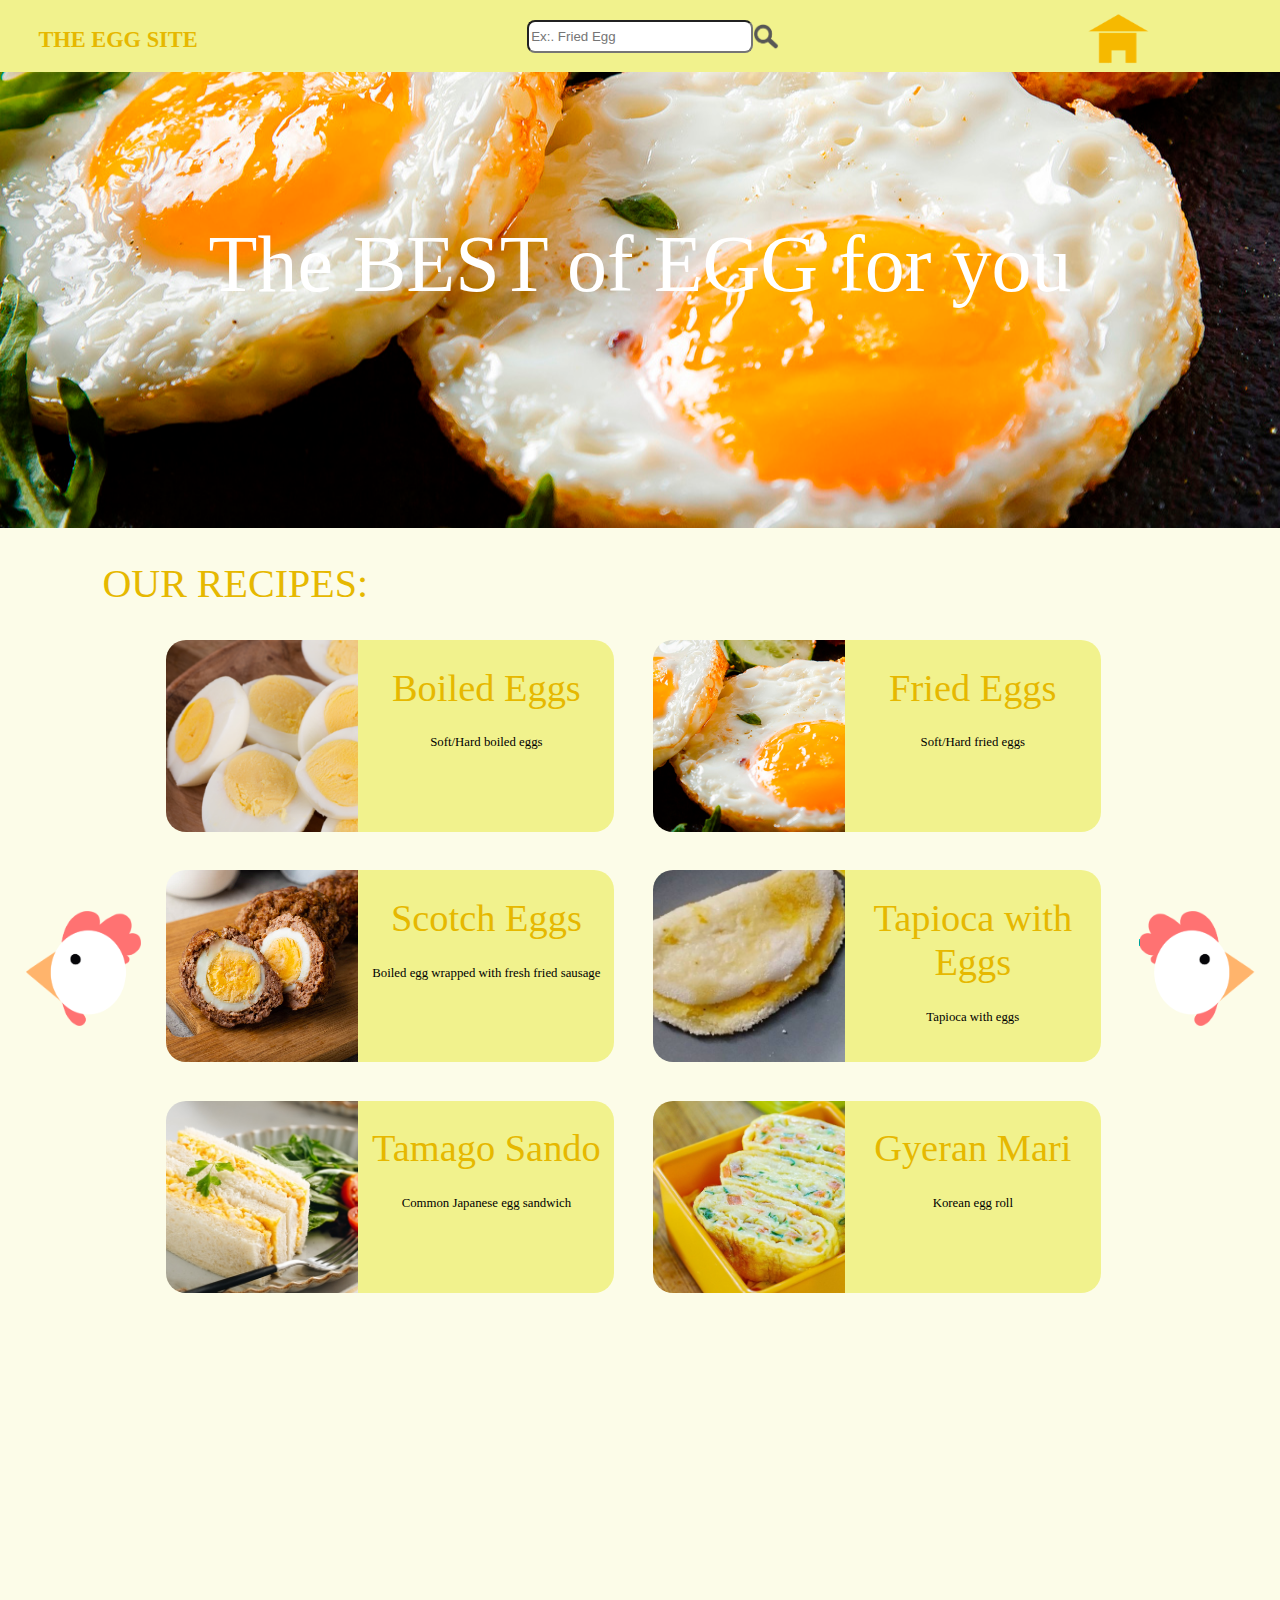
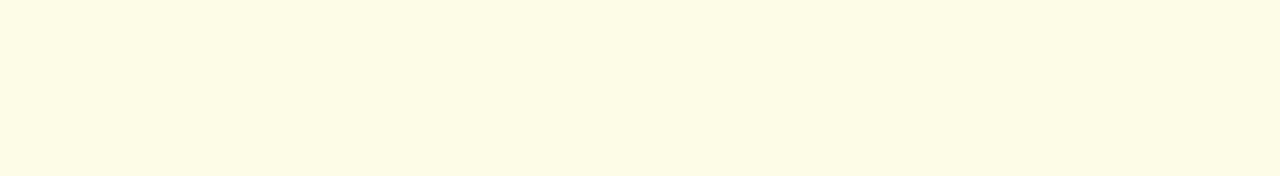
<file: index.html>
<!DOCTYPE html>
<html>
<head>
    <title>The EGG Site</title>

    <link rel="stylesheet" href="mainStyle.css">
</head>
<body style="background-color:  #fcfce8;">
    

    <script type="text/javascript" src="./recipesdb.js"></script>

    
    <div class="main_banner">
        
        <p class="main_banner_text">The BEST of EGG for you</p>
    </div>
    
    
    <div class="top_bar">

        <p class="site_name_bar">THE EGG SITE</p>
        <input class="search_field" id="search_field" placeholder="Ex:. Fried Egg">
        <button class="search_field_button" onclick="search()"></button> 
        <button class="home" onclick="reset()"></button>
    </div>


    <div class="recomendation_previews">

        <div>
            <p class="recommendations_text">OUR RECIPES:</p>
        </div>

        <div class="recipe_containers" id="recipe_containers"></div>
        
        <button class="previous_recipes" id="previous_recipes" onclick="previousRecipes()"></button>
        <button class="next_recipes" id="next_recipes" onclick="nextRecipes()"></button>

        <script src='preview.js'></script>

    </div>
    
    <div class="jj"></div>
</body>
</html>
</file>
<file: mainStyle.css>
.main_banner{
    
    background: url("images/friedEgg.jpg");
    background-repeat: no-repeat;
    background-position: center;
    
    display: table;
    position: absolute;
    top: 0;
    left: 0;
    width: 100%;
    height: 33em;
}

.main_banner_text{
    
    font-size: 500%;
    color: white;
    
    display: table-cell;
    vertical-align: middle;
    text-align: center;
}

/* Barra de cima que contem opções 
*/
.top_bar{
    
    position: fixed;
    top:0px;
    left: 0px;
    
    width: 100%;
    height: 4.5em;

    background-color: #f1f28d;
    
    margin:0px auto;
    text-align:center;

    z-index: 10;
}

/* Barra de pesquisa 
*/
.search_field{
    
    width: 17vw;
    height:2em;
    
    display:inline-block;
    margin:1.5em auto;
    
    border-radius:8px;
}

/*  Botão de pesquisar
*/
.search_field_button{
    
    width: 2em;
    height:2em;
    
    position: absolute;
    margin:1.75em auto;
    
    background: url("images/searchImage.png");
    background-size: 2em 2em;
    background-repeat: no-repeat;

    border: none;
}

/* Nome do site que fica na barra
*/
.site_name_bar{
    
    position: absolute;
    left: 3vw;
    
    margin:1.2em auto;

    font-size: 1.4em;

    font-weight: bold;
    
    color: #e6b800;
}


/* Nome da receita na caixa de descrição
*/
.recipe_preview_name{
    
    text-align:center;
    
    user-select: none;
    color: white;
    font-size: 200%;
}


/* Imagem de preview da receita
*/
.recipe_preview_image{

    width: 15vw;
    height: 15vw;

    background: url("images/scotchEggs.jpg");
    background-position: center;
    background-size: auto 20vw;

    border-radius: 20px 0px 0px 20px;

    position: absolute;
}

.recipe_preview_text_container{

    width: 20vw;
    height: 15vw;

    position: absolute;
    left: 15vw; /* TAMANHO DO RECIPE_PREVIEW_IMAGE */

    z-index: -1;

    border-radius: 0px 20px 20px 0px;

    background: #f1f28d;
}


.recipe_preview_name{

    position: relative;
    top:1vw;

    font-size: 3vw;
    color: #e6b800;
}


/* Div que contem os textos de nome e descrição da receita
*/
.recipe_preview_texts{

    position: relative;
    top: -2vw;

    text-align: center;
}

.recipe_preview_description{

    font-size: 1vw;
}


.recommendations_text{

    position: absolute;
    top: 13em;

    font-size: 40px;
    left: 8vw;

    color: #e6b800;
}

.previous_recipes{

    margin-top: calc(48.5em + 20vw);

    position: absolute;
    left: 2vw;

    width: 9vw;
    height: 9vw;

    background: url("images/chickenIcon.png");
    background-size: 9vw 9vw;
    border: none;

    cursor: pointer;
}


.next_recipes{

    
    margin-top: calc(48.5em + 20vw);

    position: absolute;
    right: 2vw;

    width: 9vw;
    height: 9vw;

    background: url("images/chickenIcon.png");
    background-size: 9vw 9vw;
    border: none;

    transform:scaleX(-1);
    cursor: pointer;
}

.home{

    position: absolute;
    right: 10vw;
    top: 1em;

    width: 5em;
    height: 4em;

    background: URL("images/homeIcon.png");
    background-size: 5em 4em;

    border: none;
}

.jj{

    height: 110em;
    width: 100%;
}

/* QUANDO A TELA FOR PEQUENA ------------------------------------------------------------------------------------------------*/
@media screen and (max-width: 800px) {


    .home{

        position: absolute;
        right: 3vw;
        top: 1.4em;
    
        width: 4em;
        height: 3em;
    
        background: URL("images/homeIcon.png");
        background-size: 4em 3em;
    
        border: none;
    }

    .main_banner_text{

        font-size: 300%;
        color: white;

        display: table-cell;
        vertical-align: middle;
        text-align: center;
    }

    /* Barra de cima que contem opções 
    */
    .top_bar{

        position: fixed;
        top:0px;
        left: 0px;

        width: 100%;
        height: 4.5em;

        background-color: #f1f28d;

        margin:0px auto;
        text-align:center;

        z-index: 10;
    }

    /* Barra de pesquisa 
    */
    .search_field{

        width: 30vw;
        height:2em;

        display:inline-block;
        margin:1.5em auto;

        border-radius:8px;
    }

    /*  Botão de pesquisar
    */
    .search_field_button{

        width: 2em;
        height:2em;

        position: absolute;
        margin:1.75em auto;

        background: url("images/searchImage.png");
        background-size: 2em 2em;
        background-repeat: no-repeat;

        border: none;
    }

    /* Nome do site que fica na barra
    */
    .site_name_bar{

        position: absolute;
        left: 3vw;

        margin:1.8em auto;

        font-size: 0.9em;

        font-weight: bold;

        color: #e6b800;
    }



    .recipe_preview_description{

        display: none;
    }

    .recipe_preview_name{

        position: relative;
        top:4vw;

        font-size: 3vw;
        color: #e6b800;
    }    

    .recommendations_text{

        position: absolute;
        top: 17.9em;
    
        font-size: 30px;
        left: 6vw;
    
        color: #e6b800;
    }

    .jj{

        height: 78em;
        width: 100%;
    }


    .previous_recipes{

        margin-top: calc(55em + 73vw);

        position: absolute;
        left: 10vw;

        width: 17vw;
        height: 17vw;

        background: url("images/chickenIcon.png");
        background-size: 17vw 17vw;
        border: none;

        cursor: pointer;
    }


    .next_recipes{


        margin-top: calc(55em + 73vw);

        position: absolute;
        right: 10vw;

        width: 17vw;
        height: 17vw;

        background: url("images/chickenIcon.png");
        background-size: 17vw 17vw;
        border: none;

        transform:scaleX(-1);
        cursor: pointer;
    }
}


/* QUANDO FOR NO CELULAR ----------------------------------------------------------------------------------------------------------------------------*/


/* Imagem de preview da receita
*/
.recipe_preview_image_cel{

    width: 30vw;
    height: 25vw;

    background-position: center;
    background-size: auto 40vw;

    border-radius: 20px 0px 0px 20px;

    position: absolute;
}

.recipe_preview_text_container_cel{

    width: 40vw;
    height: 25vw;

    position: absolute;
    left: 30vw; /* TAMANHO DO RECIPE_PREVIEW_IMAGE */

    z-index: -1;

    border-radius: 0px 20px 20px 0px;
    
    display:inline-block;

    background: #f1f28d;
}


.recipe_preview_name_cel{

    position: relative;
    top:2.4vw;
    
    text-align: center;
    vertical-align: middle;

    font-size: 6vw;
    color: #e6b800;
}


/* Div que contem os textos de nome e descrição da receita
*/
.recipe_preview_texts_cel{

    position: relative;
    top: -2vw;

    text-align: center;
}

.recipe_preview_description_cel{

   display: none;
}
</file>
